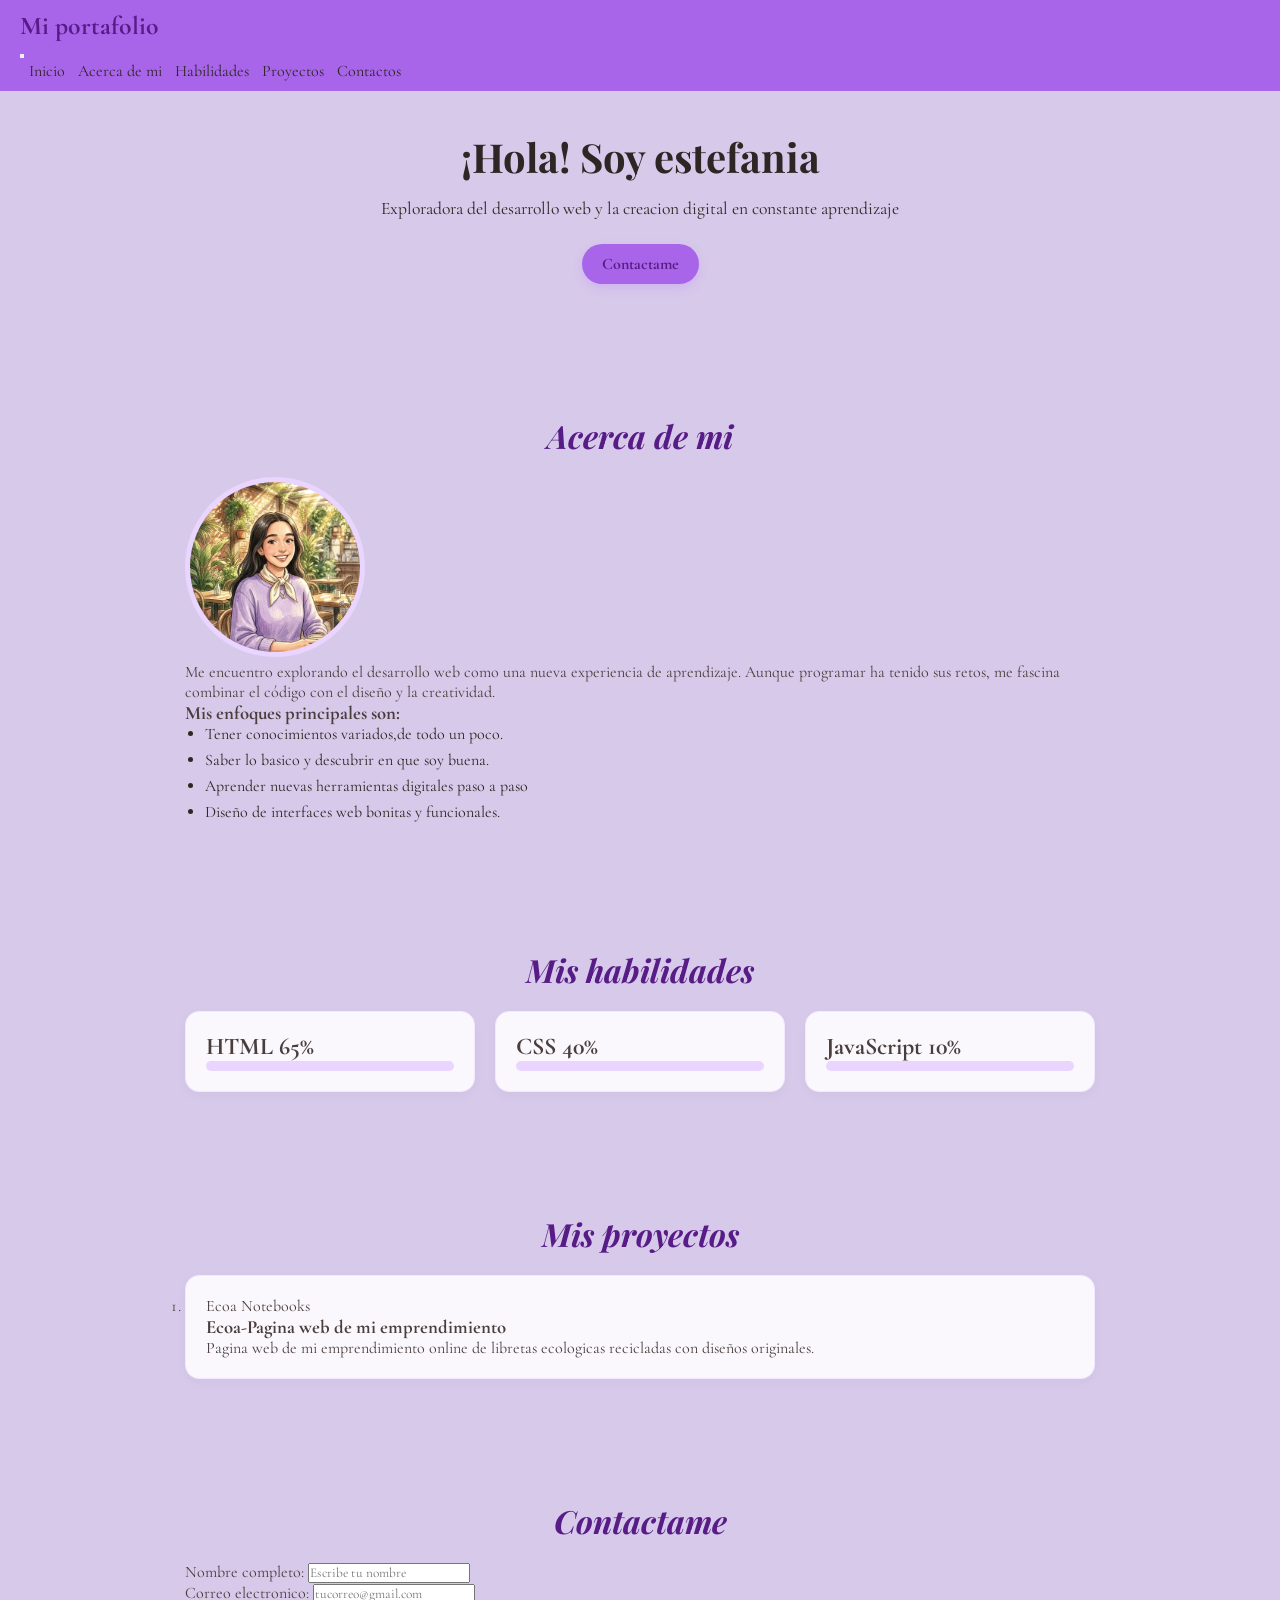
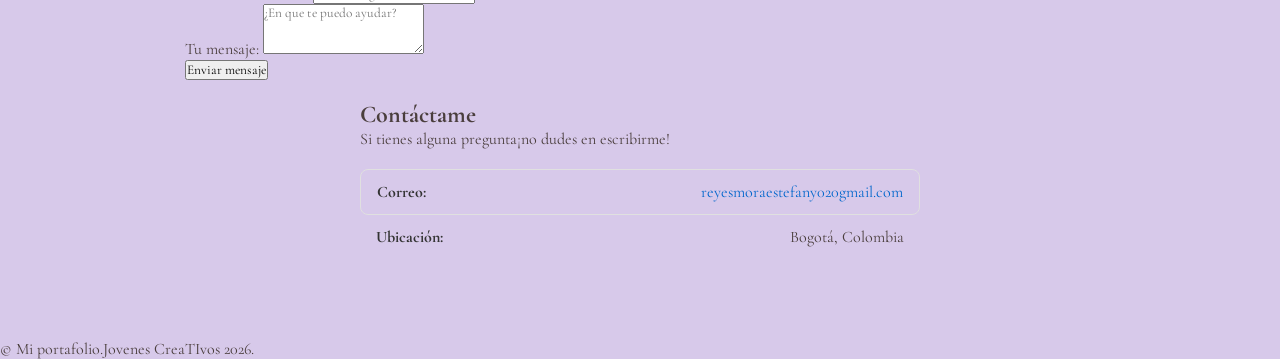
<file: index.html>
<!DOCTYPE html>
<html lang="en">
<head>
  <meta charset="UTF-8">
  <meta name="viewport" content="width=device-width, initial-scale=1.0">
  <title>Mi portafolio</title>
  <link rel="stylesheet" href="./styles.css">
</head>
<body>
  <header class="header">
    <div class="logo">Mi portafolio</div>
 <!-- // boton hamburguesa para celulares//    -->
<button id="btnmenu" class="btnmenu"><i class="fa-solid fa-bars"></i></button>
<!-- //navegacion, menu con enlaces a toda la pagina// -->
<nav id="navmenu" class="nav">
<a href="#inicio">Inicio</a>
<a href="#acerca">Acerca de mi</a>
<a href="#habilidades">Habilidades</a>
<a href="#proyectos">Proyectos</a>
<a href="#contactos">Contactos</a>
</nav>
<link rel="preconnect" href="https://fonts.googleapis.com">
<link rel="preconnect" href="https://fonts.gstatic.com" crossorigin>
<link href="https://fonts.googleapis.com/css2?family=Cormorant+Garamond:ital,wght@0,300..700;1,300..700&family=Playfair+Display:ital,wght@0,400..900;1,400..900&display=swap" rel="stylesheet">
  </header>
  <main>
<section id="inicio" class="hero">
<h1>¡Hola! Soy estefania</h1>
<p>Exploradora del desarrollo web y la creacion digital en constante aprendizaje</p>
<a href="#contacto" class="btn-hero">Contactame</a>
</section>

<section id="acerca" class="section">
<h2 class="titulo-seccion">Acerca de mi</h2>
<div class="acerca-container"></div>
<div class="marco-foto">
  <img src="./assets/img/WhatsApp Image 2026-09-28 at 9.16.00 AM.jpeg" alt="foto-redonda">
</div>
<div class="texto-acerca">
  <p> Me encuentro explorando el desarrollo web como una nueva experiencia de aprendizaje. Aunque programar ha tenido sus retos, me fascina combinar el código con el diseño y la creatividad.</p>

<h3>Mis enfoques principales son:</h3>
<ul class="lista-intereses">
 <li>Tener conocimientos variados,de todo un poco.</li>
 <li>Saber lo basico y descubrir en que soy buena.</li>
 <li>Aprender nuevas herramientas digitales paso a paso</li>
 <li>Diseño de interfaces web bonitas y funcionales.</li>
</ul>
</div>
</section>

<section id="habilidades" class="section">
  <h2 class="titulo-seccion">Mis habilidades<h2>
<div class="habilidades-grid">

  <div class="card-skill">
    <div class="skill-info">
    <span>HTML</span>
    <span>65%</span>
  </div>
<div class="barra-base">
  <div class="barra-progreso" data-porcentaje="65%"></div>
</div>
  </div>
<div class="card-skill">
  <div class="skill-info">
    <span>CSS</span>
    <span>40%</span>
  </div>
  <div class="barra-base">
    <div class="barra-progreso" data-porcentaje="40%"></div>
  </div>
</div>

<div class="card-skill">
  <div class="skill-info">
    <span>JavaScript</span>
    <span>10%</span>
  </div>
  <div class="barra-base" data-progreso="10%">
  </div>
  </div>
</div>
</section>

<section id="proyectos" class="section">
  <h2 class="titulo-seccion">Mis proyectos</h2>
<ol class="proyectos-grid">
  <li class="card-proyecto">
    <div class="imagen-proyecto p1"> Ecoa Notebooks</div>
    <div class="contenido-proyecto">
      <h3>Ecoa-Pagina web de mi emprendimiento</h3>
      <p>Pagina web de mi emprendimiento online de libretas ecologicas recicladas con diseños originales.</p>
    </div>
  </li>
</ol>
</section>
<section id="contacto" class="section">
  <h2 class="titulo-seccion">Contactame</h2>
  <div class="contacto-container">
    <form id="formulario contacto" class="form-contacto" novalidate>
      <div class="campo">
        <label for="nombre">Nombre completo:</label>
        <input type="text" id="nombre" placeholder="Escribe tu nombre">
        <span class="mensaje-error" id="error-nombre"></span>
      </div>
      <div class="campo">
        <label for="email">Correo electronico:</label>
        <input type="email" id="email" placeholder="tucorreo@gmail.com">
        <span class="mensaje-error" id="error-email"></span>
      </div>
      <div class="campo">
        <label for="mensaje">Tu mensaje:</label>
        <textarea id="mensaje" rows="3" placeholder="¿En que te puedo ayudar?"></textarea>
        <span class="mensaje-error" id="error-mensaje"></span>
      </div>
      <button type="submit" class="btn-enviar">Enviar mensaje</button>
      <div id="mensajeExito" class="mensaje-exito"></div>
    </form>
  </div>
<section id="contacto" class="seccion-contacto">
  <h2>Contáctame</h2>
  <p>Si tienes alguna pregunta¡no dudes en escribirme!</p>

  <!-- Tabla de contactos -->
  <div class="tabla-contactos">
    <div class="fila-contacto">
      <span class="etiqueta">Correo:</span>
      <span class="valor"><a href="mailto:tuemail@ejemplo.com">reyesmoraestefany020gmail.com</a></span>
    </div>
    </div>
    
    <div class="fila-contacto">
      <span class="etiqueta">Ubicación:</span>
      <span class="valor">Bogotá, Colombia</span>
    </div>
    
  </div>
</section>
</section>
  </main>
  <footer class="footer">
    <p>&copy; Mi portafolio.Jovenes CreaTIvos 2026.</p>
  </footer>
  <script src="script.js"></script>
</body>
</html>
</file>
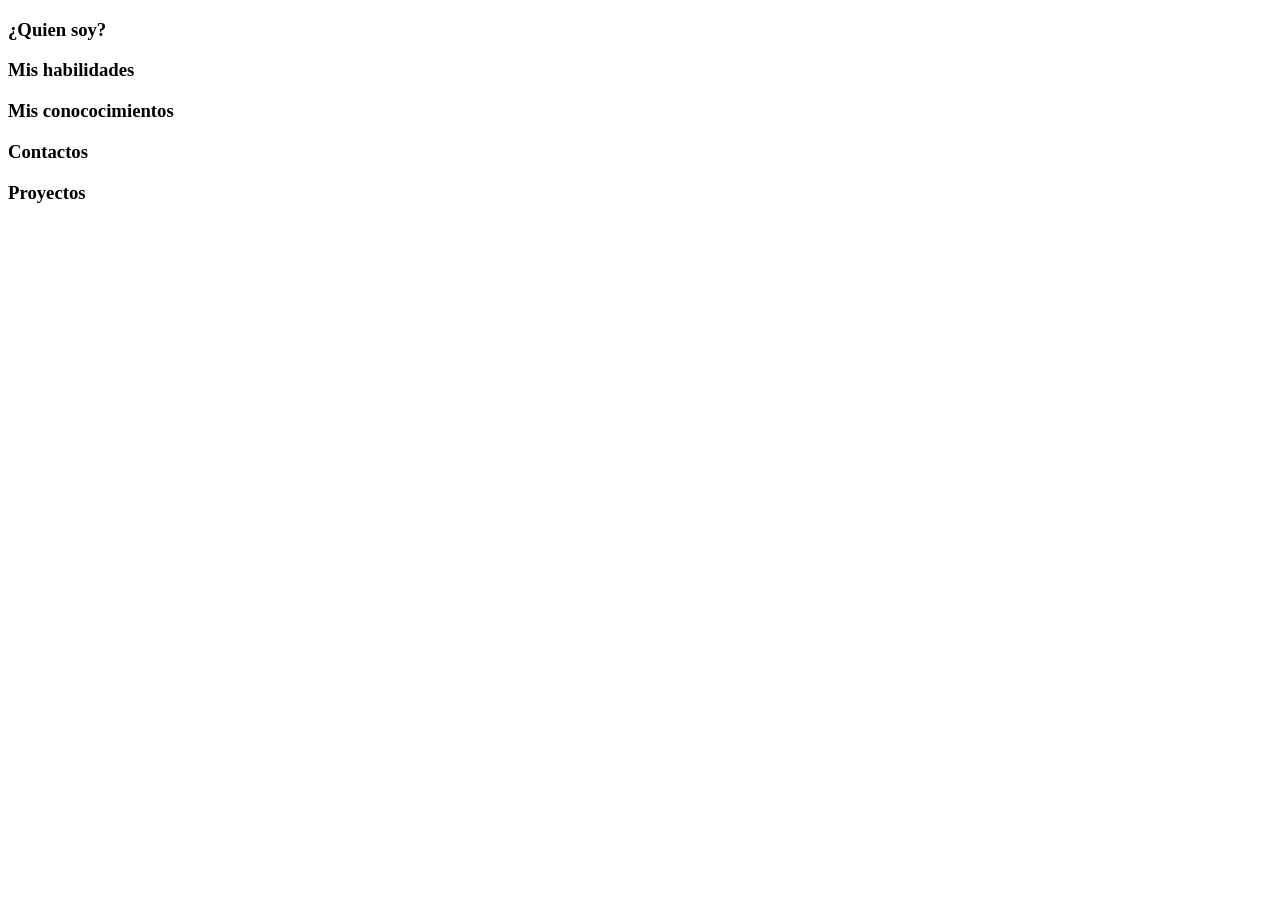
<file: Mi portafolio/index.html>
<!DOCTYPE html>
<html lang="en">
<head>
  <meta charset="UTF-8">
  <meta name="viewport" content="width=device-width, initial-scale=1.0">
  <title>Mi portafolio</title>
</head>
<body>
  <h3>¿Quien soy?</h3>
  <h3>Mis habilidades</h3>
  <h3>Mis conococimientos</h3>
  <h3>Contactos</h3>
  <h3>Proyectos</h3>
  
</body>
</html>
</file>
<file: styles.css>
:root {
  --fondo-lila: #d6c7eaf5;
  /* Color crema de fondo principal */
  --fondo-tarjeta: #ffffffdd;
  /* Blanco para destacar las cajitas */
  --lila-pastel: #e9d5ff;
  /* Lila clarito para bordes */
  --lila-medio: #a865ea;
  /* Lila vibrante para botones */
  --morado-oscuro: #581c87;
  /* Morado profundo para los títulos */
  --morado-suave: #7e22ce;
  /* Morado intermedio para textos clave */
  --texto-principal: #4a3e3d;
  /* Color café oscuro suave para leer cómodo */
  --texto-secundario: #2e2625;
  /* Café grisáceo para descripciones */
  --borde-vintage: #f3e8ff;
  /* Detalle de borde delicado */
  --rojo-error: #ef4444;
  /* Rojo suave para errores de formulario */
}

@import url('https://fonts.googleapis.com/css2?family=Cormorant+Garamond:ital,wght@0,300..700;1,300..700&family=Playfair+Display:ital,wght@0,400..900;1,400..900&display=swap');

/* Aplicamos Cormorant Garamond a toda la página */
* {
  margin: 0;
  padding: 0;
  box-sizing: border-box;
  font-family: 'Cormorant Garamond', serif;
}

/* O si quieres usar Playfair Display para los títulos grandes: */
h1,
.titulo-seccion {
  font-family: 'Playfair Display', serif;
}

body {
  background-color: var(--fondo-lila);
  color: var(--texto-principal);
  line-height: 1, 7%
}

.header {
  position: fixed;
  top: 0%;
  width: 100%;
  background-color: var(--lila-medio);
  backdrop-filter: blur(5px);
  display: flexbox;
  justify-content: space-between;
  align-items: center;
  padding: 10px 20px;
  z-index: 100;
}

.logo {
  color: var(--morado-oscuro);
  font-size: 1.6rem;
  font-weight: 900;
  font-style: inherit;
}

.nav a {
  color: var(--texto-secundario);
  text-decoration: none;
  margin-left: 9px;
  transition: color 0.3s;
}

.nav a:hover {
  color: var(--morado-suave);
}

.btn-menu {
  display: none;
  background: none;
  border: none;
  color: var(--morado-oscuro);
  font-size: 1.4rem;
  cursor: pointer;
}

.hero {
  background-color: wheat(var(--fondo-lila)100%);
  text-align: center;
  padding: 130px 20px 70px;
}

.badge-vintage {
  background-color: #ffffff;
  color: var(--morado-suave);
  border: 1px solid var(--lila-pastel);
  padding: 5px 15px;
  border-radius: 15px;
  font: size 0.85rem;
  display: inline-block;
  margin-bottom: 15px;
}

.hero h1 {
  font-size: 2.5rem;
  color: var(--texto-secundario);
  margin-bottom: 15px;
}

.hero p {
  color: var(--texto-secundario);
  font-size: 1.1rem;
  max-width: 600px;
  margin: 0 auto 25px;
}

.btn-hero {
  background-color: var(--lila-medio);
  text-decoration: none;
  color: #581c87;
  padding: 10px 20px;
  border-radius: 25px;
  font-weight: bold;
  display: inline-block;
  box-shadow: 0 4px 10px rgba(192, 132, 252, 0.3);
  transition: transform 0.2s;
}

.btn-hero:hover {
  transform: translateY(-2px);
}

.section {
  max-width: 950px;
  margin: 0 auto;
  padding: 60px 20px;
}

.titulo-seccion {
  text-align: center;
  font-size: 2rem;
  color: var(--morado-oscuro);
  margin-bottom: 20px;
  font-style: italic;
  position: relative;
}

.titulo-seccion::after {

  display: block;
  font-size: 1rem;
  color: var(--lila-medio);
  margin-top: 5px;
}

.subtitulo-seccion {
  text-align: center;
  color: var(--texto-secundario);
  margin-bottom: 30px;
  font-size: 0.95rem;
}

.marco-foto img {
  width: 180px;
  height: 180px;
  border-radius: 50%;
  object-fit: cover;
  border: 5px solid var(--lila-pastel);
}

.lista-intereses {
  margin-left: 20px;
  color: var(--texto-secundario);
}

.lista-intereses li {
  margin-bottom: 6px;
}

.habilidades-grid,
.proyectos-grid {
  display: grid;
  grid-template-columns: repeat(auto-fit, minmax(240px, 1fr));
  gap: 20px;
}

.card-skill,
.card-proyecto {
  background: var(--fondo-tarjeta);
  padding: 20px;
  border-radius: 14px;
  border: 1px solid var(--borde-vintage);
  box-shadow: 0 4px 12px rgba(0, 0, 0, 0.03);
}

.barra-base {
  background-color: var(--lila-pastel);
  height: 10px;
  border-radius: 5px;
  overflow: hidden;
}

.barra-progreso {
  height: 100%;
  width: 0%;
  background: linear-gradient(90deg, var(--lila-medio), var(--morado-suave));
  border-radius: 5px;
  transition: width 1.2s ease;
}

@media (max-width: 768px) {
  .btn-menu {
    display: block;
  }

  .nav {
    display: none;
    position: absolute;
    top: 100%;
    left: 0;
    width: 100%;
    background-color: var(--fondo-beige);
    flex-direction: column;
    padding: 15px 0;
    text-align: center;
    border-bottom: 2px dashed var(--lila-pastel);
  }

  .nav.active {
    display: flex;
  }

  .acerca-container,
  .contacto-container {
    flex-direction: column;
  }
}

.seccion-contacto {
  max-width: 600px;
  margin: 0 auto;
  padding: 20px;
}

.tabla-contactos {
  display: flex;
  flex-direction: column;
  margin-top: 20px;
  border: 1px solid #e0e0e0;
  border-radius: 8px;
  overflow: hidden;
}

.fila-contacto {
  display: flex;
  justify-content: space-between;
  align-items: center;
  padding: 12px 16px;
  border-bottom: 1px solid #e0e0e0;
  transition: background-color 0.2s ease;
}

.fila-contacto:last-child {
  border-bottom: none;
}

.fila-contacto:hover {
  background-color: #f9f9f9;
}

.etiqueta {
  font-weight: bold;
  color: #333;
}

.valor a {
  color: #0066cc;
  text-decoration: none;
}

.valor a:hover {
  text-decoration: underline;
}
</file>
